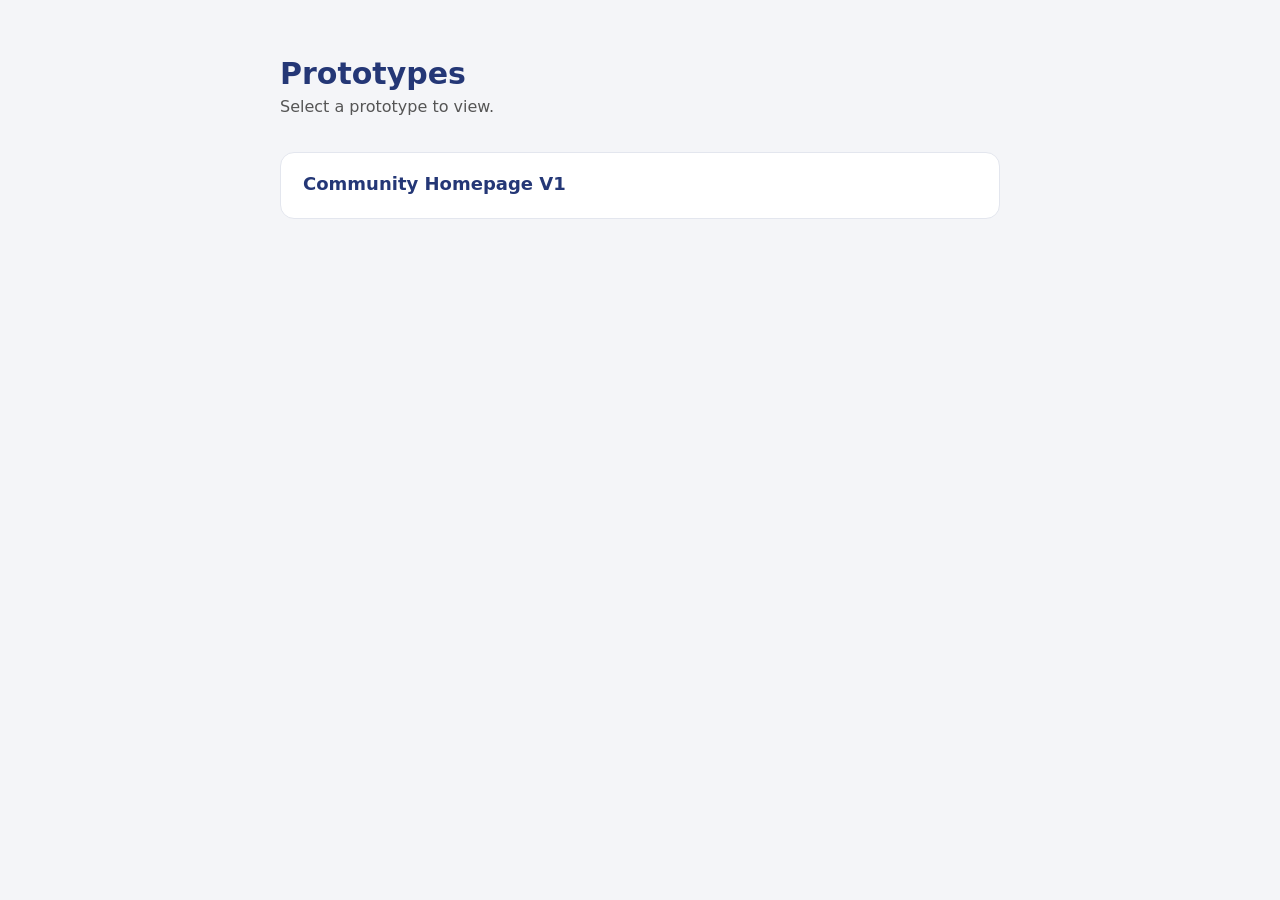
<file: index.html>
<!DOCTYPE html>
<html lang="en">
<head>
  <meta charset="UTF-8" />
  <meta name="viewport" content="width=device-width, initial-scale=1.0" />
  <title>Prototypes</title>
  <style>
    :root { --navy: #243776; --magenta: #BC2B87; --grey: #f4f5f8; }
    * { box-sizing: border-box; }
    body {
      margin: 0; font-family: system-ui, -apple-system, "Segoe UI", sans-serif;
      background: var(--grey); color: var(--navy); padding: 56px 24px;
    }
    .wrap { max-width: 720px; margin: 0 auto; }
    h1 { font-size: 30px; margin: 0 0 6px; }
    p.lead { color: #555; margin: 0 0 36px; font-size: 16px; }
    .grid { display: grid; gap: 16px; }
    a.card {
      display: block; text-decoration: none; background: #fff;
      border: 1px solid #e3e6ee; border-radius: 14px; padding: 20px 22px;
      transition: border-color .15s, transform .15s, box-shadow .15s;
    }
    a.card:hover {
      border-color: var(--magenta); transform: translateY(-2px);
      box-shadow: 0 8px 24px rgba(36,55,118,0.10);
    }
    a.card h2 { margin: 0 0 4px; font-size: 18px; color: var(--navy); }
    a.card span { color: #777; font-size: 14px; }
    footer { margin-top: 40px; color: #999; font-size: 13px; }
  </style>
</head>
<body>
  <div class="wrap">
    <h1>Prototypes</h1>
    <p class="lead">Select a prototype to view.</p>
    <div class="grid">
      <a class="card" href="givergy-community-homepage/hub.html">
        <h2>Community Homepage V1</h2>
      </a>
    </div>
  </div>
</body>
</html>
</file>
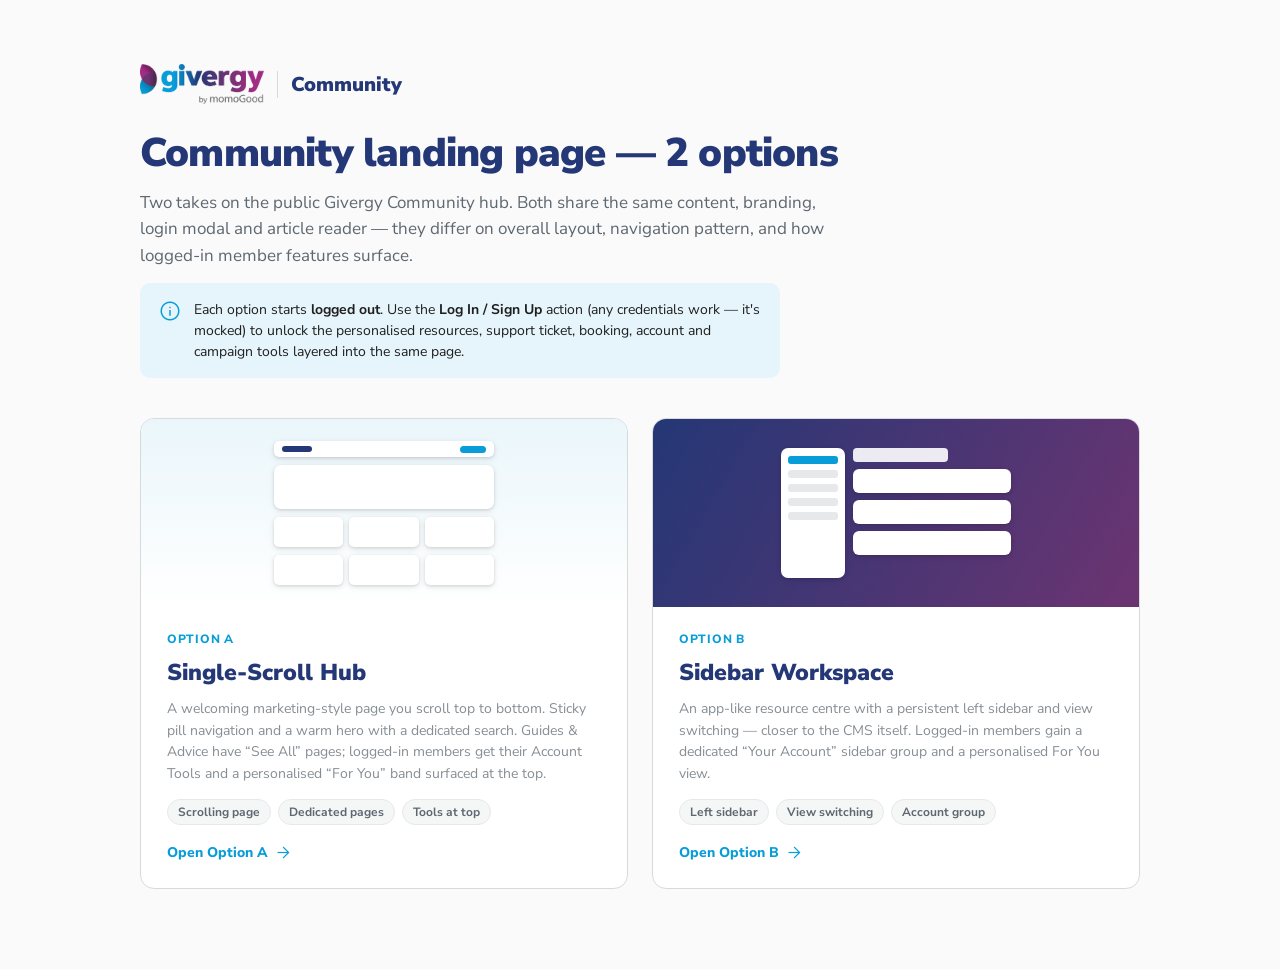
<file: givergy_community homepage_v1/Givergy Community.html>
<!doctype html>
<html lang="en">
<head>
<meta charset="utf-8" />
<meta name="viewport" content="width=device-width, initial-scale=1" />
<title>Givergy Community · Landing Page Options</title>
<link href="https://fonts.googleapis.com/css2?family=Material+Symbols+Outlined:opsz,wght,FILL,GRAD@24,300,0,0&display=block" rel="stylesheet" />
<link rel="stylesheet" href="community.css" />
<style>
  body { background: var(--giv-grey-2); min-height: 100vh; }
  .lx { max-width: 1080px; margin: 0 auto; padding: 64px 40px 80px; }
  .lx__head { display: flex; align-items: center; gap: 13px; margin-bottom: 8px; }
  .lx__head img { height: 40px; }
  .lx__head span { font-family: var(--giv-font-display); font-weight: 900; font-size: 20px; color: var(--giv-navy); padding-left: 13px; border-left: 1.5px solid var(--giv-grey-25); }
  .lx h1 { font-family: var(--giv-font-display); font-size: 40px; font-weight: 900; letter-spacing: -0.02em; color: var(--giv-navy); margin: 22px 0 10px; }
  .lx__lead { font-size: 17px; color: var(--giv-grey-90); line-height: 1.55; max-width: 70ch; margin: 0 0 14px; }
  .lx__note { display: flex; gap: 12px; align-items: flex-start; background: var(--giv-cyan-tint); border-radius: 10px; padding: 16px 18px; font-size: 14px; color: var(--giv-grey-100); line-height: 1.5; max-width: 80ch; margin-bottom: 40px; }
  .lx__note .giv-icon { color: var(--giv-cyan); flex-shrink: 0; }
  .opts { display: grid; grid-template-columns: 1fr 1fr; gap: 24px; }
  .opt { display: flex; flex-direction: column; background: #fff; border: 1px solid var(--giv-grey-25); border-radius: 14px; overflow: hidden; text-decoration: none; transition: box-shadow 180ms, transform 180ms, border-color 180ms; }
  .opt:hover { box-shadow: 0 12px 32px rgba(0,0,0,0.10); transform: translateY(-4px); border-color: var(--giv-cyan); }
  .opt__preview { height: 188px; position: relative; overflow: hidden; display: flex; align-items: center; justify-content: center; }
  .opt__preview--a { background: linear-gradient(180deg, #EAF6FB, #ffffff); }
  .opt__preview--b { background: linear-gradient(120deg, #243776, #6C3471); }
  .opt__mock { position: absolute; }
  /* A mock: stacked scroll */
  .mockA { width: 220px; display: flex; flex-direction: column; gap: 8px; }
  .mockA__bar { height: 16px; border-radius: 5px; background: #fff; box-shadow: var(--giv-shadow-soft); display: flex; align-items: center; padding: 0 8px; gap: 6px; }
  .mockA__bar i { width: 30px; height: 6px; border-radius: 3px; background: var(--giv-navy); }
  .mockA__bar .pill { width: 26px; height: 7px; border-radius: 4px; background: var(--giv-cyan); margin-left: auto; }
  .mockA__hero { height: 44px; border-radius: 7px; background: #fff; box-shadow: var(--giv-shadow-soft); }
  .mockA__grid { display: grid; grid-template-columns: 1fr 1fr 1fr; gap: 6px; }
  .mockA__grid div { height: 30px; border-radius: 5px; background: #fff; box-shadow: var(--giv-shadow-soft); }
  /* B mock: sidebar */
  .mockB { width: 230px; height: 130px; display: flex; gap: 8px; }
  .mockB__side { width: 64px; background: #fff; border-radius: 7px; box-shadow: var(--giv-shadow-soft); padding: 8px 7px; display: flex; flex-direction: column; gap: 6px; }
  .mockB__side i { height: 8px; border-radius: 3px; background: var(--giv-grey-15); }
  .mockB__side i.on { background: var(--giv-cyan); }
  .mockB__main { flex: 1; display: flex; flex-direction: column; gap: 7px; }
  .mockB__main .t { height: 14px; width: 60%; border-radius: 4px; background: rgba(255,255,255,0.9); }
  .mockB__row { height: 24px; border-radius: 6px; background: #fff; box-shadow: var(--giv-shadow-soft); }
  .opt__body { padding: 24px 26px 26px; display: flex; flex-direction: column; gap: 10px; flex: 1; }
  .opt__num { font-size: 12px; font-weight: 800; letter-spacing: 0.06em; text-transform: uppercase; color: var(--giv-cyan); }
  .opt__title { font-family: var(--giv-font-display); font-size: 23px; font-weight: 900; color: var(--giv-navy); margin: 0; }
  .opt__desc { font-size: 14px; color: var(--giv-fg-2); line-height: 1.55; margin: 0; }
  .opt__tags { display: flex; flex-wrap: wrap; gap: 7px; margin-top: 4px; }
  .opt__tag { font-size: 12px; font-weight: 700; color: var(--giv-grey-90); background: var(--giv-grey-5); border: 1px solid var(--giv-grey-15); padding: 4px 10px; border-radius: 999px; }
  .opt__go { margin-top: auto; display: inline-flex; align-items: center; gap: 6px; font-weight: 800; font-size: 14px; color: var(--giv-cyan); padding-top: 8px; }
  .opt__go .giv-icon { font-size: 19px; transition: transform 160ms; }
  .opt:hover .opt__go .giv-icon { transform: translateX(3px); }
  @media (max-width: 760px) { .opts { grid-template-columns: 1fr; } }
</style>
</head>
<body>
  <div class="lx">
    <div class="lx__head">
      <img src="assets/logos/givergy-logo-bymomogood.webp" alt="Givergy" />
      <span>Community</span>
    </div>
    <h1>Community landing page — 2 options</h1>
    <p class="lx__lead">Two takes on the public Givergy Community hub. Both share the same content, branding, login modal and article reader — they differ on overall layout, navigation pattern, and how logged-in member features surface.</p>
    <div class="lx__note">
      <span class="giv-icon">info</span>
      <div>Each option starts <strong>logged out</strong>. Use the <strong>Log In / Sign Up</strong> action (any credentials work — it's mocked) to unlock the personalised resources, support ticket, booking, account and campaign tools layered into the same page.</div>
    </div>
    <div class="opts">
      <a class="opt" href="Option A - Single-Scroll Hub v2.html">
        <div class="opt__preview opt__preview--a">
          <div class="opt__mock mockA">
            <div class="mockA__bar"><i></i><span class="pill"></span></div>
            <div class="mockA__hero"></div>
            <div class="mockA__grid"><div></div><div></div><div></div></div>
            <div class="mockA__grid"><div></div><div></div><div></div></div>
          </div>
        </div>
        <div class="opt__body">
          <span class="opt__num">Option A</span>
          <h2 class="opt__title">Single-Scroll Hub</h2>
          <p class="opt__desc">A welcoming marketing-style page you scroll top to bottom. Sticky pill navigation and a warm hero with a dedicated search. Guides &amp; Advice have “See All” pages; logged-in members get their Account Tools and a personalised “For You” band surfaced at the top.</p>
          <div class="opt__tags"><span class="opt__tag">Scrolling page</span><span class="opt__tag">Dedicated pages</span><span class="opt__tag">Tools at top</span></div>
          <span class="opt__go">Open Option A <span class="giv-icon">arrow_forward</span></span>
        </div>
      </a>
      <a class="opt" href="Option B - Sidebar Workspace.html">
        <div class="opt__preview opt__preview--b">
          <div class="opt__mock mockB">
            <div class="mockB__side"><i class="on"></i><i></i><i></i><i></i><i></i></div>
            <div class="mockB__main"><div class="t"></div><div class="mockB__row"></div><div class="mockB__row"></div><div class="mockB__row"></div></div>
          </div>
        </div>
        <div class="opt__body">
          <span class="opt__num">Option B</span>
          <h2 class="opt__title">Sidebar Workspace</h2>
          <p class="opt__desc">An app-like resource centre with a persistent left sidebar and view switching — closer to the CMS itself. Logged-in members gain a dedicated “Your Account” sidebar group and a personalised For You view.</p>
          <div class="opt__tags"><span class="opt__tag">Left sidebar</span><span class="opt__tag">View switching</span><span class="opt__tag">Account group</span></div>
          <span class="opt__go">Open Option B <span class="giv-icon">arrow_forward</span></span>
        </div>
      </a>
    </div>
  </div>
</body>
</html>
</file>
<file: givergy_community homepage_v1/community.css>
/* =========================================================================
   Givergy Community — shared styles (built on the CMS design tokens)
   Public-facing hub: clean CMS base + a warmer hero and brand colour.
   ========================================================================= */
@import url("colors_and_type.css");

* { box-sizing: border-box; }
html, body { margin: 0; padding: 0; }
body {
  background: var(--giv-white);
  color: var(--giv-fg-1);
  font-family: var(--giv-font-body);
  -webkit-font-smoothing: antialiased;
  text-rendering: optimizeLegibility;
}
a { color: inherit; text-decoration: none; }
button { font: inherit; }
img { display: block; }
::selection { background: var(--giv-cyan-tint); }

/* ---------------------------------------------------------------- atoms */
.btn {
  font-family: var(--giv-font-body); font-weight: 800;
  border: none; cursor: pointer;
  display: inline-flex; align-items: center; justify-content: center; gap: 8px;
  padding: 0 22px; height: 44px; border-radius: var(--giv-radius-btn);
  font-size: 15px; white-space: nowrap;
  transition: filter 150ms, background-color 150ms, border-color 150ms, color 150ms;
}
.btn--cyan    { background: var(--giv-cyan); color: #fff; box-shadow: var(--giv-shadow-elevated); }
.btn--navy    { background: var(--giv-navy); color: #fff; }
.btn--outline { background: #fff; color: var(--giv-navy); border: 1px solid var(--giv-navy); }
.btn--ghost   { background: transparent; color: var(--giv-navy); }
.btn--magenta { background: var(--giv-magenta); color: #fff; box-shadow: var(--giv-shadow-elevated); }
.btn--cyan:hover, .btn--navy:hover, .btn--magenta:hover { filter: brightness(0.93); }
.btn--outline:hover { background: var(--giv-cyan-tint); }
.btn--ghost:hover { background: var(--giv-grey-5); }
.btn--lg { height: 52px; font-size: 17px; padding: 0 28px; }
.btn--sm { height: 36px; font-size: 14px; padding: 0 16px; border-radius: var(--giv-radius-btn-sm); }
.btn--block { width: 100%; }

.chip {
  display: inline-flex; align-items: center; gap: 6px;
  height: 30px; padding: 0 14px; border-radius: var(--giv-radius-pill);
  border: 1px solid var(--giv-grey-25); background: #fff;
  font-size: 13px; font-weight: 700; color: var(--giv-fg-2);
  cursor: pointer; transition: all 150ms;
}
.chip:hover { border-color: var(--giv-navy); color: var(--giv-navy); }
.chip.active { background: var(--giv-navy); border-color: var(--giv-navy); color: #fff; }

.tag {
  display: inline-flex; align-items: center; gap: 5px;
  font-size: 12px; font-weight: 800; letter-spacing: 0.02em;
  text-transform: uppercase; color: var(--giv-cyan);
}
.tag--magenta { color: var(--giv-magenta); }
.tag--purple  { color: var(--giv-purple); }
.tag--navy    { color: var(--giv-navy); }

/* member-only badge */
.member-badge {
  display: inline-flex; align-items: center; gap: 5px;
  font-size: 11px; font-weight: 800; letter-spacing: 0.03em; text-transform: uppercase;
  color: var(--giv-magenta); background: var(--giv-magenta-tint);
  padding: 3px 9px; border-radius: var(--giv-radius-pill);
}

/* ---------------------------------------------------------------- search */
.search {
  display: flex; align-items: center; gap: 10px;
  height: 48px; padding: 0 18px;
  background: #fff; border: 1px solid var(--giv-grey-25); border-radius: var(--giv-radius-pill);
  transition: border-color 150ms, box-shadow 150ms;
}
.search:focus-within { border-color: var(--giv-navy); box-shadow: 0 0 0 3px rgba(36,55,118,0.10); }
.search .giv-icon { color: var(--giv-grey-75); font-size: 22px; }
.search input {
  flex: 1; border: none; outline: none; background: transparent;
  font-family: var(--giv-font-body); font-size: 15px; color: var(--giv-fg-1);
}
.search input::placeholder { color: var(--giv-grey-50); }

/* ---------------------------------------------------------------- cards */
.card {
  background: #fff; border: 1px solid var(--giv-grey-25); border-radius: var(--giv-radius-card);
}

/* article card */
.acard {
  display: flex; flex-direction: column;
  background: #fff; border: 1px solid var(--giv-grey-25); border-radius: var(--giv-radius-card);
  overflow: hidden; cursor: pointer; text-align: left;
  transition: box-shadow 180ms var(--giv-ease-default), transform 180ms var(--giv-ease-default), border-color 180ms;
}
.acard:hover { box-shadow: var(--giv-shadow-soft); transform: translateY(-3px); border-color: var(--giv-grey-50); }
.acard__thumb {
  aspect-ratio: 16 / 9; position: relative; overflow: hidden;
  display: flex; align-items: flex-end; padding: 14px;
}
.acard__thumb .giv-icon {
  position: absolute; top: 14px; right: 14px; color: #fff; font-size: 26px; opacity: 0.9;
}
.acard__body { padding: 18px 20px 22px; display: flex; flex-direction: column; gap: 8px; flex: 1; }
.acard__title { font-size: 18px; font-weight: 800; color: var(--giv-grey-100); line-height: 1.25; margin: 0; text-wrap: balance; }
.acard__excerpt { font-size: 14px; color: var(--giv-fg-2); line-height: 1.5; margin: 0; }
.acard__meta { display: flex; align-items: center; gap: 8px; margin-top: auto; padding-top: 6px; font-size: 12px; color: var(--giv-grey-75); }
.acard__meta .dot { width: 3px; height: 3px; border-radius: 999px; background: var(--giv-grey-50); }

/* link-out card */
.linkcard {
  position: relative; display: flex; flex-direction: column; gap: 14px;
  padding: 26px; border-radius: var(--giv-radius-card);
  background: #fff; border: 1px solid var(--giv-grey-25); cursor: pointer;
  transition: box-shadow 180ms, transform 180ms, border-color 180ms;
  min-height: 188px;
}
.linkcard:hover { box-shadow: var(--giv-shadow-soft); transform: translateY(-3px); }
.linkcard__icon {
  width: 48px; height: 48px; border-radius: 12px; display: flex; align-items: center; justify-content: center;
  color: #fff;
}
.linkcard__icon .giv-icon { font-size: 26px; color: #fff; }
.linkcard h3 { margin: 0; font-size: 19px; font-weight: 800; color: var(--giv-grey-100); }
.linkcard p { margin: 0; font-size: 14px; color: var(--giv-fg-2); line-height: 1.5; flex: 1; }
.linkcard__go {
  display: inline-flex; align-items: center; gap: 6px;
  font-size: 14px; font-weight: 800; color: var(--giv-cyan);
}
.linkcard__go .giv-icon { font-size: 18px; transition: transform 160ms; }
.linkcard:hover .linkcard__go .giv-icon { transform: translateX(3px); }

/* tool card (logged-in) */
.tool {
  display: flex; flex-direction: column; gap: 10px; text-align: left;
  padding: 22px; border-radius: var(--giv-radius-card);
  background: #fff; border: 1px solid var(--giv-grey-25); cursor: pointer;
  transition: box-shadow 180ms, transform 180ms, border-color 180ms;
}
.tool:hover { box-shadow: var(--giv-shadow-soft); transform: translateY(-2px); border-color: var(--giv-cyan); }
.tool__icon {
  width: 42px; height: 42px; border-radius: 10px; display: flex; align-items: center; justify-content: center;
  background: var(--giv-cyan-tint); color: var(--giv-navy);
}
.tool__icon .giv-icon { font-size: 24px; color: var(--giv-navy); }
.tool__icon.magenta { background: var(--giv-magenta-tint); }
.tool__icon.magenta .giv-icon { color: var(--giv-magenta); }
.tool__icon.purple { background: #efe6f1; }
.tool__icon.purple .giv-icon { color: var(--giv-purple); }
.tool h4 { margin: 0; font-size: 16px; font-weight: 800; color: var(--giv-grey-100); display: flex; align-items: center; gap: 8px; }
.tool p { margin: 0; font-size: 13px; color: var(--giv-fg-2); line-height: 1.45; }
.tool__ext { font-size: 18px; color: var(--giv-grey-50); margin-left: auto; }

/* ---------------------------------------------------------------- section heads */
.sec-head { display: flex; align-items: flex-end; justify-content: space-between; gap: 24px; margin-bottom: 22px; }
.sec-head__l { display: flex; flex-direction: column; gap: 8px; }
.sec-eyebrow { font-size: 13px; font-weight: 800; letter-spacing: 0.06em; text-transform: uppercase; color: var(--giv-cyan); }
.sec-title { font-family: var(--giv-font-display); font-size: 30px; font-weight: 900; letter-spacing: -0.01em; color: var(--giv-navy); margin: 0; }
.sec-sub { font-size: 16px; color: var(--giv-fg-2); margin: 0; max-width: 56ch; line-height: 1.5; }
.sec-link { display: inline-flex; align-items: center; gap: 4px; font-size: 14px; font-weight: 800; color: var(--giv-cyan); cursor: pointer; white-space: nowrap; }
.sec-link .giv-icon { font-size: 18px; }

.card-grid { display: grid; gap: 20px; }
.cols-3 { grid-template-columns: repeat(3, 1fr); }
.cols-4 { grid-template-columns: repeat(4, 1fr); }
.cols-2 { grid-template-columns: repeat(2, 1fr); }
@media (max-width: 980px) { .cols-3, .cols-4 { grid-template-columns: repeat(2, 1fr); } }
@media (max-width: 640px) { .cols-2, .cols-3, .cols-4 { grid-template-columns: 1fr; } }

/* thumbnail gradient fills (decorative, brand-derived) */
.fill-cyan   { background: linear-gradient(135deg, #089DD9 0%, #0b6fb0 100%); }
.fill-navy   { background: linear-gradient(135deg, #2c4790 0%, #243776 100%); }
.fill-magenta{ background: linear-gradient(135deg, #BC2B87 0%, #8a2168 100%); }
.fill-purple { background: linear-gradient(135deg, #6C3471 0%, #4a2350 100%); }
.fill-teal   { background: linear-gradient(135deg, #07BF91 0%, #058a6a 100%); }
.thumb-label { color: #fff; font-weight: 800; font-size: 14px; opacity: 0.95; z-index: 1; }

/* ---------------------------------------------------------------- footer */
.foot { background: var(--giv-navy); color: #fff; margin-top: 0; }
.foot__inner { max-width: 1180px; margin: 0 auto; padding: 56px 40px 40px; }
.foot__top { display: grid; grid-template-columns: 1.7fr 1fr 1fr; gap: 40px; }
.foot__logo { height: 40px; margin-bottom: 16px; }
.foot__blurb { font-size: 14px; color: rgba(255,255,255,0.72); line-height: 1.6; max-width: 34ch; }
.foot__col h5 { margin: 0 0 14px; font-size: 13px; font-weight: 800; letter-spacing: 0.05em; text-transform: uppercase; color: rgba(255,255,255,0.85); }
.foot__col a { display: block; font-size: 14px; color: rgba(255,255,255,0.7); padding: 5px 0; cursor: pointer; transition: color 150ms; }
.foot__col a:hover { color: #fff; }
.foot__social { display: flex; gap: 10px; margin-top: 18px; }
.foot__social a { width: 38px; height: 38px; border-radius: 999px; background: rgba(255,255,255,0.1); display: flex; align-items: center; justify-content: center; transition: background 150ms; }
.foot__social a:hover { background: rgba(255,255,255,0.2); }
.foot__social .giv-icon { color: #fff; font-size: 20px; }
.foot__bottom { display: flex; align-items: center; justify-content: space-between; gap: 16px; margin-top: 40px; padding-top: 22px; border-top: 1px solid rgba(255,255,255,0.14); font-size: 13px; color: rgba(255,255,255,0.6); }
.foot__bottom a { cursor: pointer; }
.foot__bottom a:hover { color: #fff; }
@media (max-width: 860px) { .foot__top { grid-template-columns: 1fr 1fr; } }

/* ---------------------------------------------------------------- login modal */
.scrim {
  position: fixed; inset: 0; background: rgba(13,26,47,0.55);
  display: flex; align-items: center; justify-content: center; z-index: 100; padding: 24px;
  animation: scrim-in 160ms ease-out;
}
@keyframes scrim-in { from { opacity: 0; } to { opacity: 1; } }
.lmodal {
  width: 100%; max-width: 440px; background: #fff; border-radius: 12px;
  padding: 36px; position: relative; box-shadow: 0 24px 60px rgba(0,0,0,0.28);
  animation: modal-in 200ms var(--giv-ease-default);
}
@keyframes modal-in { from { opacity: 0; transform: translateY(10px); } to { opacity: 1; transform: translateY(0); } }
.lmodal__close { position: absolute; top: 16px; right: 16px; width: 36px; height: 36px; border-radius: 999px; border: none; background: var(--giv-grey-5); color: var(--giv-fg-2); cursor: pointer; display: flex; align-items: center; justify-content: center; }
.lmodal__close:hover { background: var(--giv-grey-10); }
.lmodal__logo { height: 40px; margin-bottom: 22px; }
.lmodal h2 { font-family: var(--giv-font-display); font-size: 26px; font-weight: 900; color: var(--giv-navy); margin: 0 0 6px; }
.lmodal__sub { font-size: 14px; color: var(--giv-fg-2); margin: 0 0 24px; line-height: 1.5; }
.lmodal__sso { display: grid; grid-template-columns: 1fr 1fr; gap: 10px; margin-bottom: 20px; }
.sso {
  display: flex; align-items: center; justify-content: center; gap: 9px;
  height: 46px; border: 1px solid var(--giv-grey-25); border-radius: 8px; background: #fff;
  font-size: 14px; font-weight: 700; color: var(--giv-grey-100); cursor: pointer;
  box-shadow: var(--giv-shadow-soft); transition: border-color 150ms, background 150ms;
}
.sso:hover { border-color: var(--giv-grey-50); background: var(--giv-grey-2); }
.sso svg { width: 18px; height: 18px; }
.lmodal__or { display: flex; align-items: center; gap: 14px; margin: 4px 0 18px; color: var(--giv-grey-50); font-size: 12px; font-weight: 700; }
.lmodal__or::before, .lmodal__or::after { content: ""; flex: 1; height: 1px; background: var(--giv-grey-25); }
.field { display: flex; flex-direction: column; gap: 6px; margin-bottom: 16px; }
.field label { font-size: 13px; font-weight: 700; color: var(--giv-grey-100); }
.field input, .field textarea, .field select {
  width: 100%; font-family: var(--giv-font-body); font-size: 15px; color: var(--giv-grey-100);
  border: none; border-bottom: 1.5px solid var(--giv-grey-25); background: var(--giv-grey-2);
  border-radius: 6px 6px 0 0; padding: 11px 12px; outline: none; transition: border-color 150ms, background 150ms;
}
.field textarea { border: 1.5px solid var(--giv-grey-25); border-radius: 6px; resize: vertical; min-height: 96px; line-height: 1.5; }
.field input:focus, .field textarea:focus, .field select:focus { border-color: var(--giv-navy); background: #fff; }
.field input::placeholder, .field textarea::placeholder { color: var(--giv-grey-50); }
.lmodal__foot { font-size: 13px; color: var(--giv-fg-2); text-align: center; margin: 18px 0 0; }
.lmodal__foot a { color: var(--giv-cyan); font-weight: 700; cursor: pointer; }

/* ---------------------------------------------------------------- breadcrumb */
.crumbs { display: flex; align-items: center; gap: 7px; flex-wrap: wrap; font-size: 14px; font-weight: 700; margin-bottom: 24px; }
.crumbs a { color: var(--giv-cyan); cursor: pointer; }
.crumbs a:hover { text-decoration: underline; }
.crumbs .sep { color: var(--giv-grey-50); font-size: 18px; }
.crumbs .current { color: var(--giv-grey-75); }
.crumbs__ico { font-size: 20px; vertical-align: -4px; }
.crumbs a:hover .crumbs__ico { color: var(--giv-cyan); }

/* ---------------------------------------------------------------- article reader */
.reader { max-width: 760px; margin: 0 auto; }
.reader__back {
  display: inline-flex; align-items: center; gap: 6px; cursor: pointer;
  font-size: 14px; font-weight: 800; color: var(--giv-cyan); margin-bottom: 26px;
}
.reader__back .giv-icon { font-size: 20px; }
.reader__hero { aspect-ratio: 21 / 9; border-radius: var(--giv-radius-card); margin-bottom: 28px; display: flex; align-items: flex-end; padding: 24px; }
.reader__tag { margin-bottom: 14px; }
.reader h1 { font-family: var(--giv-font-display); font-size: 40px; font-weight: 900; letter-spacing: -0.015em; line-height: 1.08; color: var(--giv-navy); margin: 0 0 16px; text-wrap: balance; }
.reader__meta { display: flex; align-items: center; gap: 10px; font-size: 13px; color: var(--giv-grey-75); margin-bottom: 32px; padding-bottom: 24px; border-bottom: 1px solid var(--giv-grey-15); }
.reader__meta .dot { width: 3px; height: 3px; border-radius: 999px; background: var(--giv-grey-50); }
.reader__avatar { width: 30px; height: 30px; border-radius: 999px; display: flex; align-items: center; justify-content: center; color: #fff; font-weight: 800; font-size: 13px; }
.reader__body { font-size: 17px; line-height: 1.7; color: var(--giv-grey-90); }
.reader__body h2 { font-family: var(--giv-font-display); font-size: 24px; font-weight: 800; color: var(--giv-navy); margin: 34px 0 12px; }
.reader__body p { margin: 0 0 18px; }
.reader__body ul { margin: 0 0 18px; padding-left: 22px; }
.reader__body li { margin-bottom: 8px; }
.reader__body strong { color: var(--giv-grey-100); }
.reader__callout {
  display: flex; gap: 14px; padding: 20px 22px; border-radius: var(--giv-radius-card);
  background: var(--giv-cyan-tint); margin: 28px 0; font-size: 15px; line-height: 1.55; color: var(--giv-grey-100);
}
.reader__callout .giv-icon { color: var(--giv-cyan); font-size: 26px; flex-shrink: 0; }

/* empty state */
.empty { text-align: center; padding: 60px 20px; color: var(--giv-grey-75); }
.empty .giv-icon { font-size: 44px; color: var(--giv-grey-50); margin-bottom: 10px; }

/* toast */
.toast-host { position: fixed; bottom: 26px; left: 50%; transform: translateX(-50%); z-index: 120; display: flex; flex-direction: column; gap: 10px; }
.ctoast {
  display: flex; align-items: center; gap: 10px; padding: 13px 20px;
  background: var(--giv-navy); color: #fff; border-radius: 8px; box-shadow: 0 8px 24px rgba(0,0,0,0.25);
  font-size: 14px; font-weight: 600; animation: toast-in 220ms var(--giv-ease-default);
}
.ctoast .giv-icon { color: var(--giv-success); font-size: 22px; }
@keyframes toast-in { from { opacity: 0; transform: translateY(12px); } to { opacity: 1; transform: translateY(0); } }
</file>
